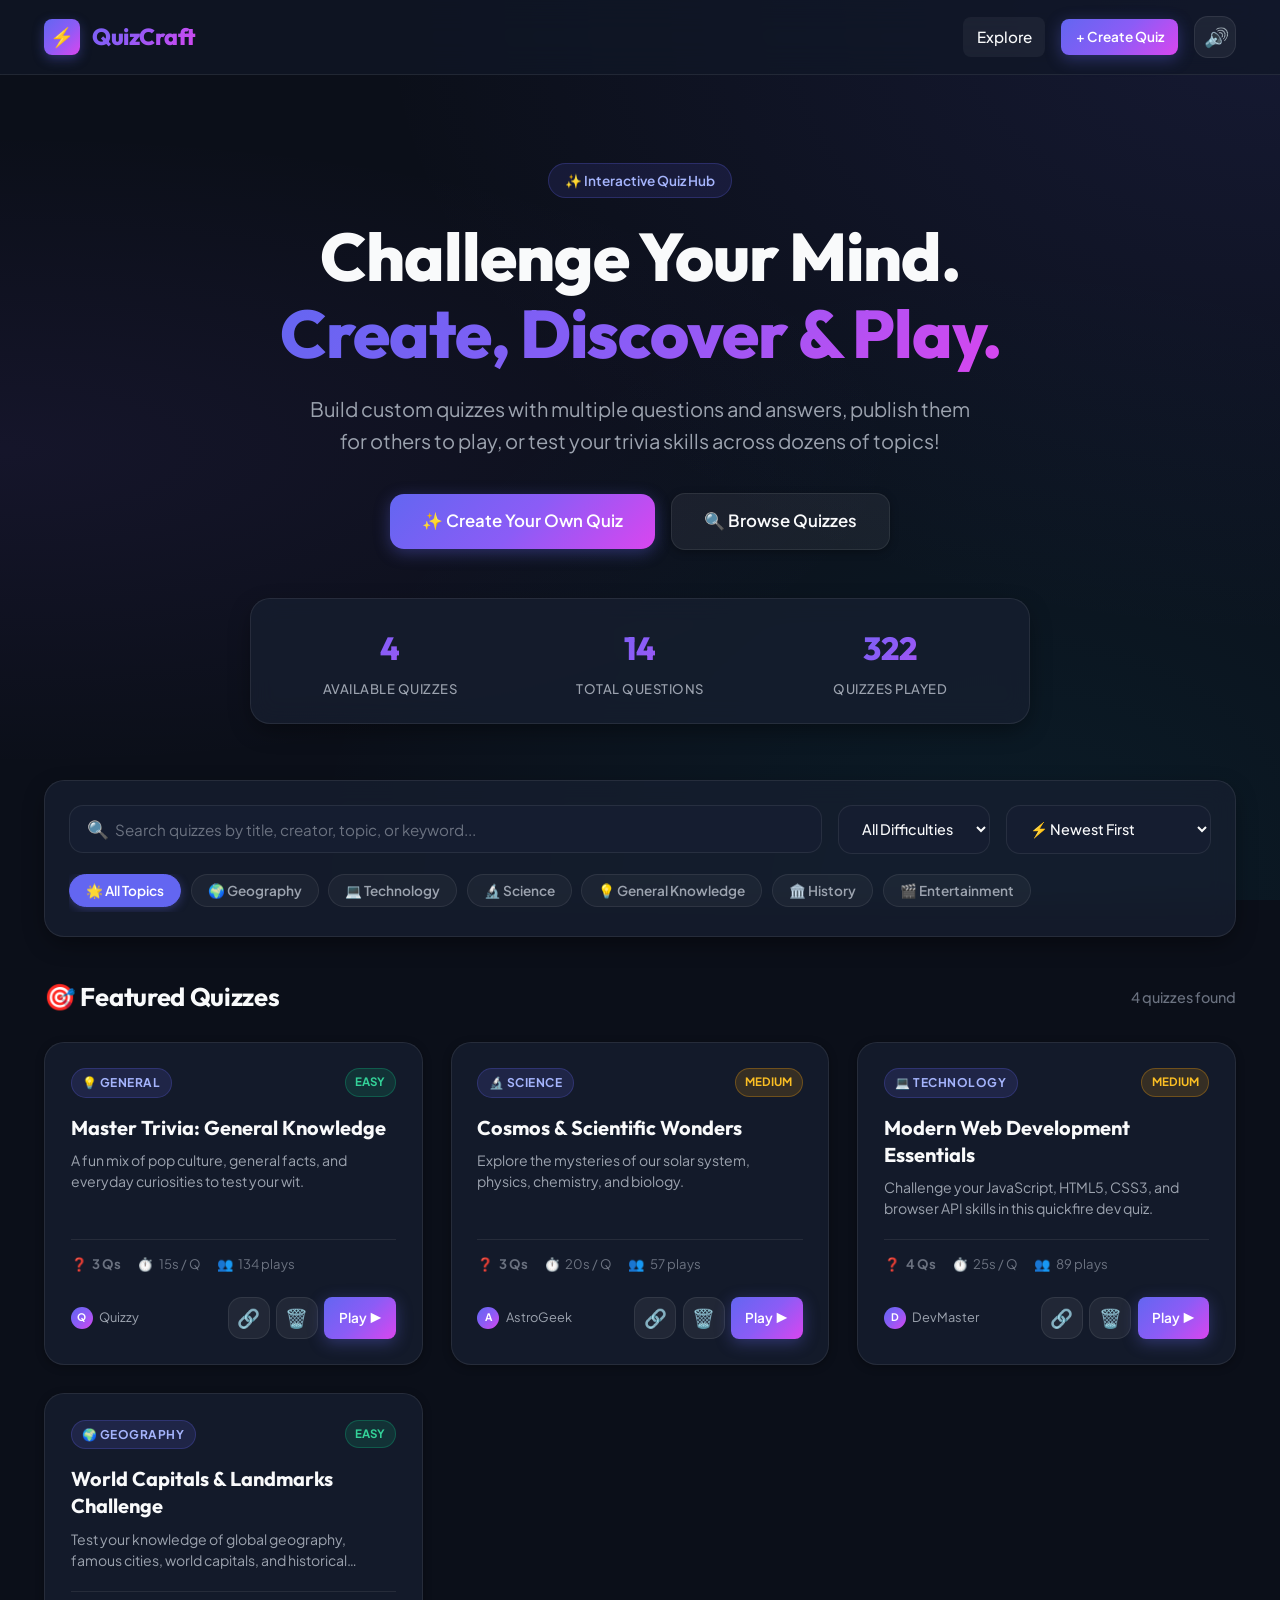
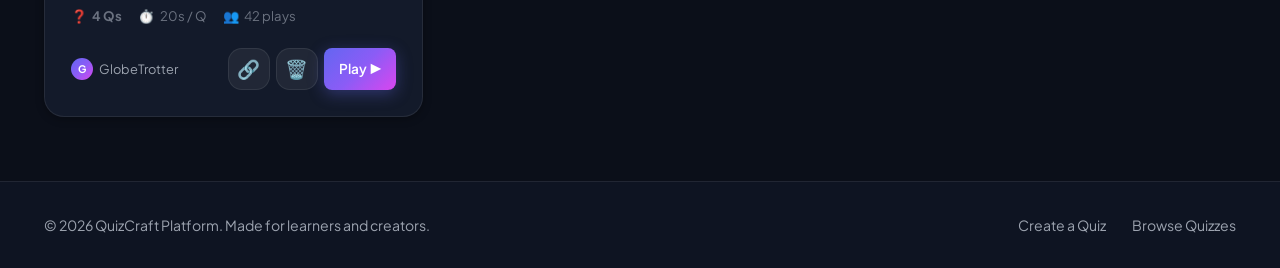
<file: index.html>
<!DOCTYPE html>
<html lang="en">
<head>
    <meta charset="UTF-8">
    <meta name="viewport" content="width=device-width, initial-scale=1.0">
    <meta name="description" content="Quiz Craft - Create, publish, search, and play interactive trivia quizzes on science, tech, geography, history, and more!">
    <title>Quiz Craft | Create, Discover & Play Interactive Quizzes</title>
    <link rel="stylesheet" href="css/style.css">
</head>
<body>

    <!-- NAVBAR -->
    <header class="navbar">
        <div class="container nav-container">
            <a href="index.html" class="brand-logo" id="brand-logo">
                <div class="brand-icon">⚡</div>
                <span>QuizCraft</span>
            </a>
            <div class="nav-actions">
                <a href="index.html" class="nav-link active">Explore</a>
                <a href="create.html" class="btn btn-primary btn-sm" id="nav-create-btn">
                    <span>+ Create Quiz</span>
                </a>
                <button class="btn-icon" id="sound-toggle-btn" title="Toggle Sound">
                    🔊
                </button>
            </div>
        </div>
    </header>

    <!-- MAIN CONTENT -->
    <main class="main-content">
        <div class="container">
            
            <!-- HERO SECTION -->
            <section class="hero-section">
                <div class="hero-badge">
                    <span>✨ Interactive Quiz Hub</span>
                </div>
                <h1 class="hero-title">
                    Challenge Your Mind.<br>
                    <span class="gradient-text">Create, Discover & Play.</span>
                </h1>
                <p class="hero-subtitle">
                    Build custom quizzes with multiple questions and answers, publish them for others to play, or test your trivia skills across dozens of topics!
                </p>
                <div class="hero-actions">
                    <a href="create.html" class="btn btn-primary btn-lg" id="hero-create-btn">
                        <span>✨ Create Your Own Quiz</span>
                    </a>
                    <a href="#explore-section" class="btn btn-secondary btn-lg" id="hero-explore-btn">
                        <span>🔍 Browse Quizzes</span>
                    </a>
                </div>

                <!-- STATS COUNTER STRIP -->
                <div class="stats-strip">
                    <div class="stat-item">
                        <div class="stat-number" id="stat-quizzes">0</div>
                        <div class="stat-label">Available Quizzes</div>
                    </div>
                    <div class="stat-item">
                        <div class="stat-number" id="stat-questions">0</div>
                        <div class="stat-label">Total Questions</div>
                    </div>
                    <div class="stat-item">
                        <div class="stat-number" id="stat-plays">0</div>
                        <div class="stat-label">Quizzes Played</div>
                    </div>
                </div>
            </section>

            <!-- SEARCH, FILTERS & CONTROLS -->
            <section class="controls-panel" id="explore-section">
                <div class="search-sort-row">
                    <div class="search-box-wrapper">
                        <span class="search-icon">🔍</span>
                        <input type="text" id="search-input" class="search-input" placeholder="Search quizzes by title, creator, topic, or keyword...">
                    </div>
                    <select id="difficulty-select" class="filter-select" title="Filter by Difficulty">
                        <option value="All">All Difficulties</option>
                        <option value="Easy">🟢 Easy</option>
                        <option value="Medium">🟡 Medium</option>
                        <option value="Hard">🔴 Hard</option>
                    </select>
                    <select id="sort-select" class="filter-select" title="Sort Quizzes">
                        <option value="newest">⚡ Newest First</option>
                        <option value="popular">🔥 Most Played</option>
                        <option value="questions">📚 Most Questions</option>
                        <option value="title">🔤 Alphabetical (A-Z)</option>
                    </select>
                </div>

                <!-- CATEGORY CHIPS -->
                <div class="category-chips" id="category-chips">
                    <button class="category-chip active" data-category="All">🌟 All Topics</button>
                    <button class="category-chip" data-category="Geography">🌍 Geography</button>
                    <button class="category-chip" data-category="Technology">💻 Technology</button>
                    <button class="category-chip" data-category="Science">🔬 Science</button>
                    <button class="category-chip" data-category="General">💡 General Knowledge</button>
                    <button class="category-chip" data-category="History">🏛️ History</button>
                    <button class="category-chip" data-category="Entertainment">🎬 Entertainment</button>
                </div>
            </section>

            <!-- QUIZ LISTING SECTION -->
            <section>
                <div class="section-header">
                    <h2 class="section-title">
                        <span>🎯 Featured Quizzes</span>
                    </h2>
                    <div class="results-count" id="results-count">Loading quizzes...</div>
                </div>

                <div class="quiz-grid" id="quiz-grid">
                    <!-- Dynamic quiz cards injected here by app.js -->
                </div>
            </section>

        </div>
    </main>

    <!-- DELETE CONFIRMATION MODAL -->
    <div class="modal-overlay" id="delete-modal">
        <div class="modal-card">
            <h3 class="modal-title">Delete Quiz?</h3>
            <p class="modal-desc">Are you sure you want to delete this quiz? This action will remove it from the library permanently.</p>
            <div class="modal-actions">
                <button class="btn btn-secondary" id="cancel-delete-btn">Cancel</button>
                <button class="btn btn-danger" id="confirm-delete-btn">Yes, Delete Quiz</button>
            </div>
        </div>
    </div>

    <!-- FOOTER -->
    <footer class="footer">
        <div class="container footer-content">
            <div>
                &copy; 2026 QuizCraft Platform. Made for learners and creators.
            </div>
            <div>
                <a href="create.html" style="margin-right: 1.5rem;">Create a Quiz</a>
                <a href="index.html">Browse Quizzes</a>
            </div>
        </div>
    </footer>

    <!-- SCRIPTS -->
    <script src="js/audio.js"></script>
    <script src="js/storage.js"></script>
    <script src="js/app.js"></script>
</body>
</html>
</file>
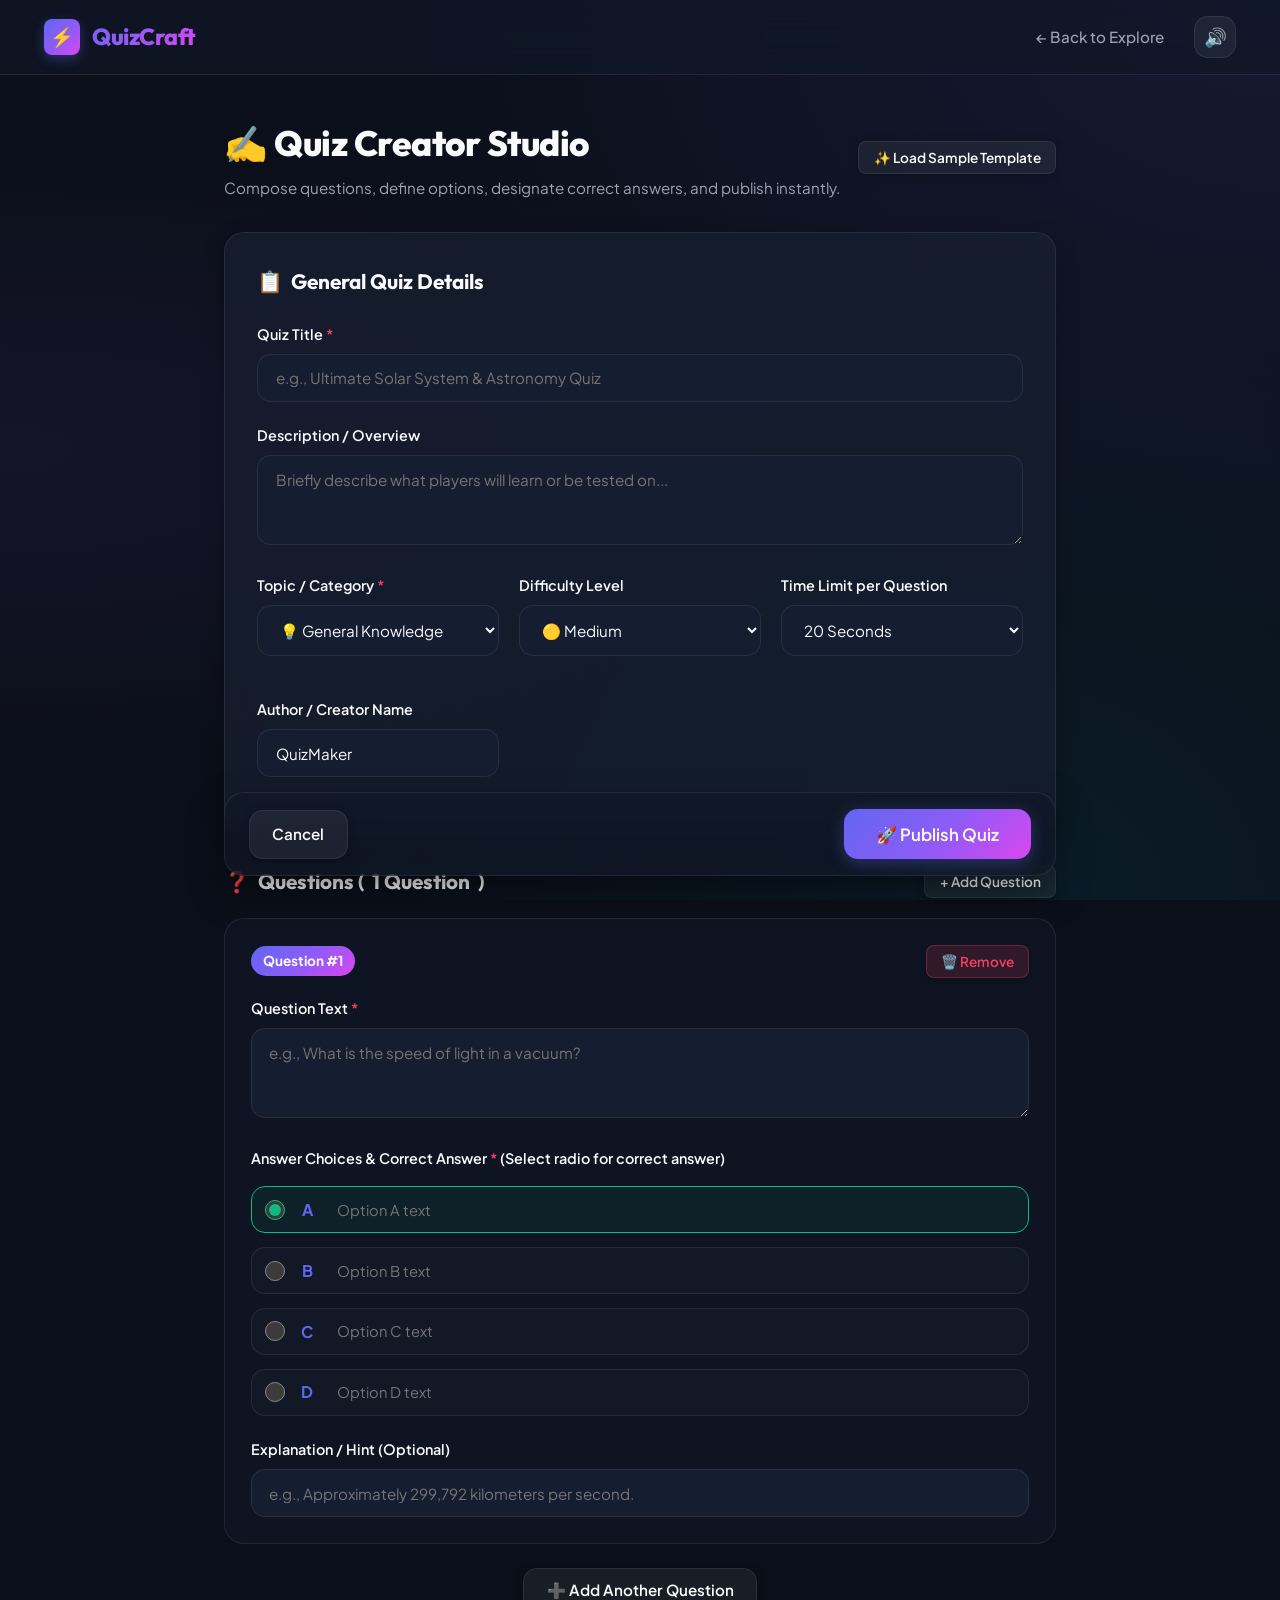
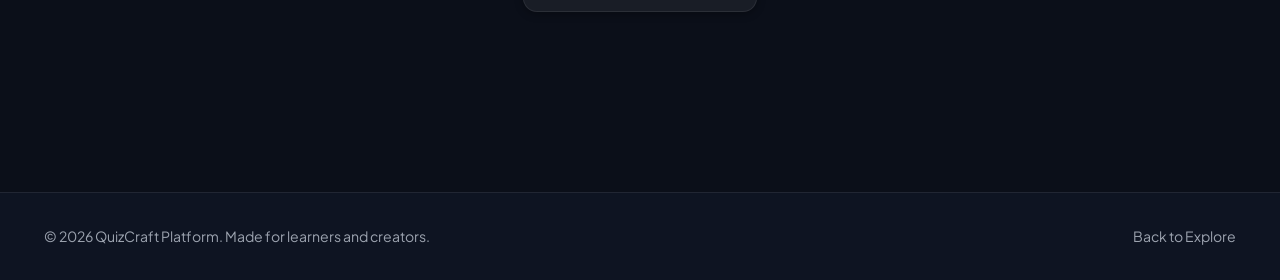
<file: create.html>
<!DOCTYPE html>
<html lang="en">
<head>
    <meta charset="UTF-8">
    <meta name="viewport" content="width=device-width, initial-scale=1.0">
    <meta name="description" content="Quiz Creator Studio - Build, configure, and publish interactive trivia quizzes.">
    <title>Quiz Creator Studio | Build & Publish Your Quiz</title>
    <link rel="stylesheet" href="css/style.css">
</head>
<body>

    <!-- NAVBAR -->
    <header class="navbar">
        <div class="container nav-container">
            <a href="index.html" class="brand-logo">
                <div class="brand-icon">⚡</div>
                <span>QuizCraft</span>
            </a>
            <div class="nav-actions">
                <a href="index.html" class="nav-link">← Back to Explore</a>
                <button class="btn-icon" id="sound-toggle-btn" title="Toggle Sound">
                    🔊
                </button>
            </div>
        </div>
    </header>

    <!-- MAIN CONTENT -->
    <main class="main-content">
        <div class="container creator-container">

            <div style="margin-bottom: 2rem; display: flex; justify-content: space-between; align-items: center; flex-wrap: wrap; gap: 1rem;">
                <div>
                    <h1 style="font-family: var(--font-heading); font-size: 2.2rem; font-weight: 800; letter-spacing: -0.5px;">
                        ✍️ Quiz Creator Studio
                    </h1>
                    <p style="color: var(--text-secondary); font-size: 0.95rem; margin-top: 0.3rem;">
                        Compose questions, define options, designate correct answers, and publish instantly.
                    </p>
                </div>
                <button type="button" class="btn btn-secondary btn-sm" id="fill-sample-btn">
                    <span>✨ Load Sample Template</span>
                </button>
            </div>

            <form id="quiz-creator-form">
                <!-- QUIZ METADATA CARD -->
                <div class="creator-card">
                    <h2 style="font-family: var(--font-heading); font-size: 1.3rem; margin-bottom: 1.5rem; color: var(--text-primary); display: flex; align-items: center; gap: 0.5rem;">
                        <span>📋</span> General Quiz Details
                    </h2>

                    <div class="form-group">
                        <label class="form-label" for="quiz-title">Quiz Title <span class="req">*</span></label>
                        <input type="text" id="quiz-title" class="form-control" placeholder="e.g., Ultimate Solar System & Astronomy Quiz" required>
                    </div>

                    <div class="form-group">
                        <label class="form-label" for="quiz-description">Description / Overview</label>
                        <textarea id="quiz-description" class="form-control" placeholder="Briefly describe what players will learn or be tested on..."></textarea>
                    </div>

                    <div class="form-row">
                        <div class="form-group">
                            <label class="form-label" for="quiz-category">Topic / Category <span class="req">*</span></label>
                            <select id="quiz-category" class="form-control">
                                <option value="General">💡 General Knowledge</option>
                                <option value="Geography">🌍 Geography</option>
                                <option value="Technology">💻 Technology</option>
                                <option value="Science">🔬 Science</option>
                                <option value="History">🏛️ History</option>
                                <option value="Entertainment">🎬 Entertainment</option>
                            </select>
                        </div>

                        <div class="form-group">
                            <label class="form-label" for="quiz-difficulty">Difficulty Level</label>
                            <select id="quiz-difficulty" class="form-control">
                                <option value="Easy">🟢 Easy</option>
                                <option value="Medium" selected>🟡 Medium</option>
                                <option value="Hard">🔴 Hard</option>
                            </select>
                        </div>

                        <div class="form-group">
                            <label class="form-label" for="quiz-timer">Time Limit per Question</label>
                            <select id="quiz-timer" class="form-control">
                                <option value="0">Untimed (No rush)</option>
                                <option value="10">10 Seconds</option>
                                <option value="15">15 Seconds</option>
                                <option value="20" selected>20 Seconds</option>
                                <option value="30">30 Seconds</option>
                                <option value="45">45 Seconds</option>
                                <option value="60">60 Seconds</option>
                            </select>
                        </div>

                        <div class="form-group">
                            <label class="form-label" for="quiz-creator">Author / Creator Name</label>
                            <input type="text" id="quiz-creator" class="form-control" placeholder="Your Name or Alias" value="QuizMaker">
                        </div>
                    </div>
                </div>

                <!-- QUESTIONS LIST CARD -->
                <div style="margin-bottom: 2rem;">
                    <div style="display: flex; justify-content: space-between; align-items: center; margin-bottom: 1.25rem;">
                        <h2 style="font-family: var(--font-heading); font-size: 1.3rem; font-weight: 700; display: flex; align-items: center; gap: 0.5rem;">
                            <span>❓</span> Questions (<span id="question-total-count">1 Question</span>)
                        </h2>
                        <button type="button" class="btn btn-secondary btn-sm" id="add-question-btn">
                            <span>+ Add Question</span>
                        </button>
                    </div>

                    <!-- Dynamic container for question cards -->
                    <div id="questions-container"></div>

                    <div style="text-align: center; margin-top: 1rem;">
                        <button type="button" class="btn btn-secondary" onclick="document.getElementById('add-question-btn').click();">
                            <span>➕ Add Another Question</span>
                        </button>
                    </div>
                </div>

                <!-- STICKY ACTION BAR -->
                <div class="creator-actions-bar">
                    <a href="index.html" class="btn btn-secondary">
                        <span>Cancel</span>
                    </a>
                    <button type="submit" class="btn btn-primary btn-lg" id="publish-quiz-btn">
                        <span>🚀 Publish Quiz</span>
                    </button>
                </div>
            </form>

        </div>
    </main>

    <!-- FOOTER -->
    <footer class="footer">
        <div class="container footer-content">
            <div>
                &copy; 2026 QuizCraft Platform. Made for learners and creators.
            </div>
            <div>
                <a href="index.html">Back to Explore</a>
            </div>
        </div>
    </footer>

    <!-- SCRIPTS -->
    <script src="js/audio.js"></script>
    <script src="js/storage.js"></script>
    <script src="js/create.js"></script>
</body>
</html>
</file>
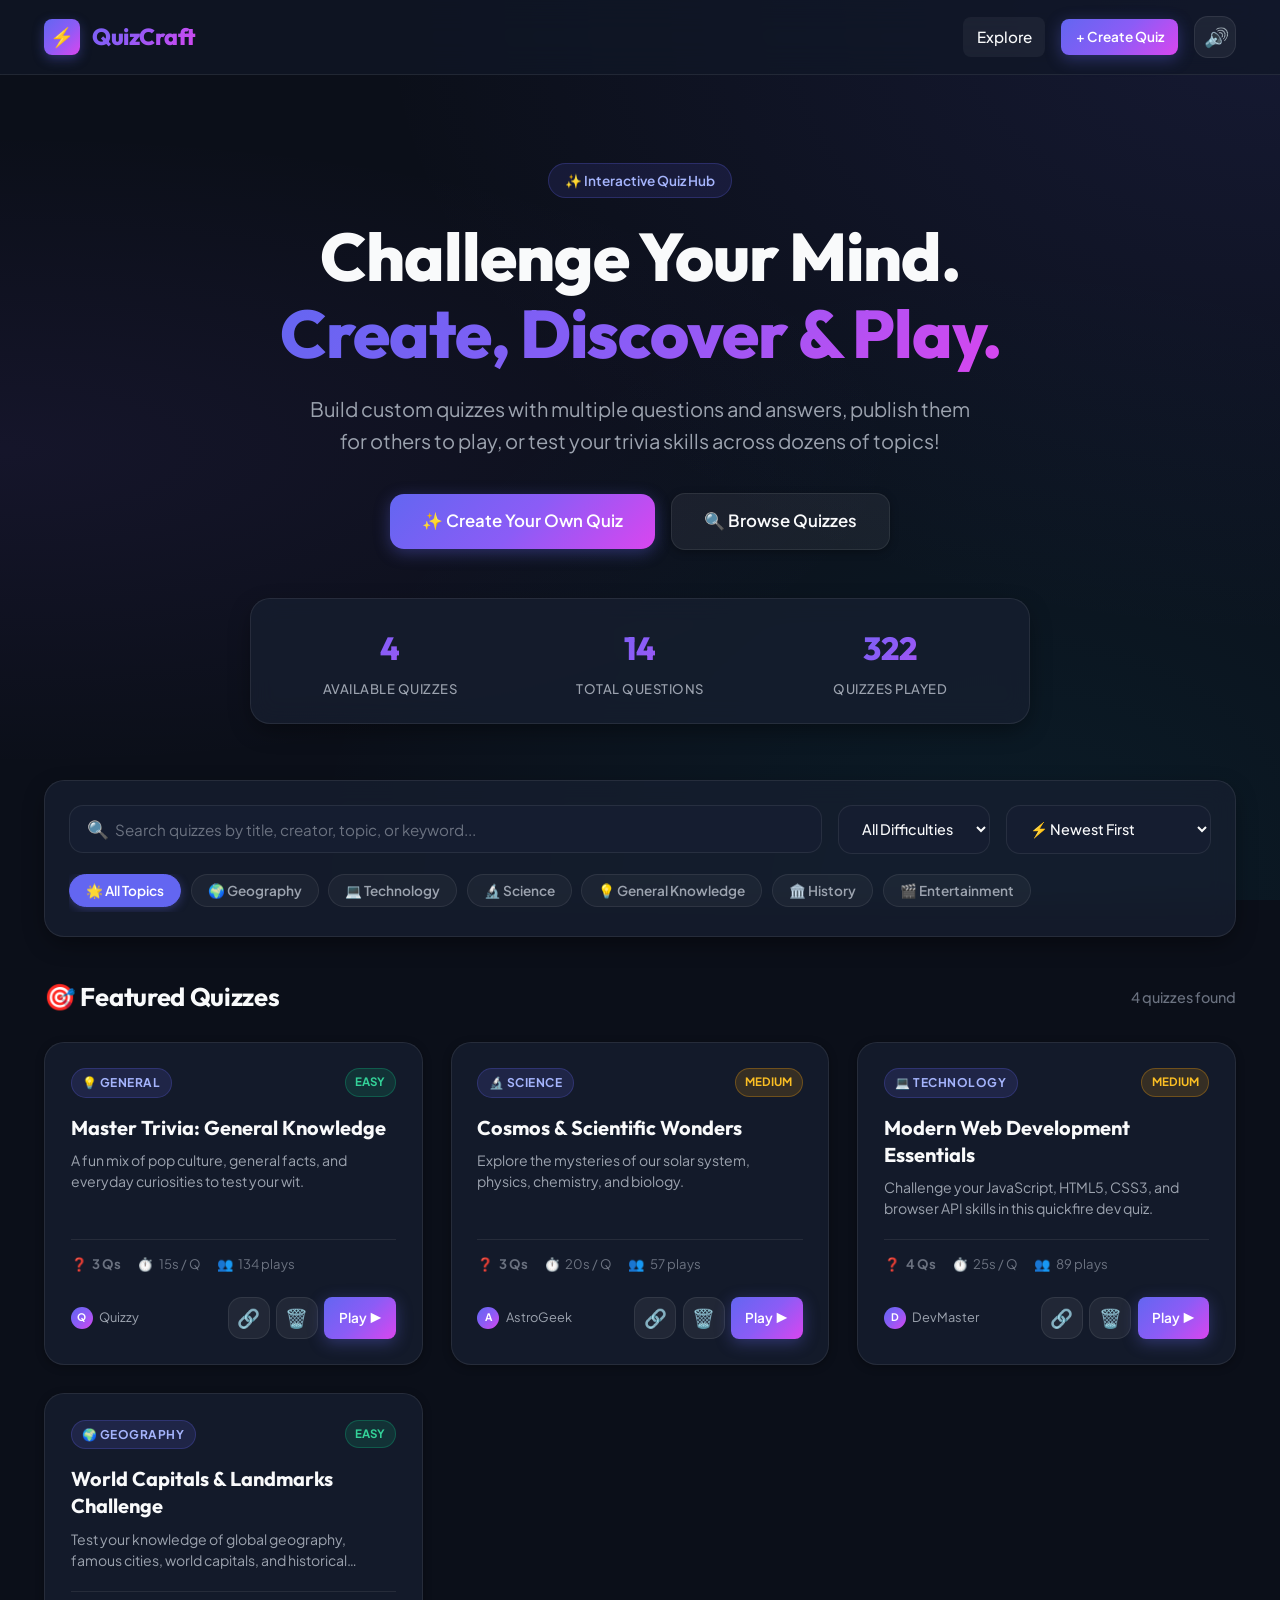
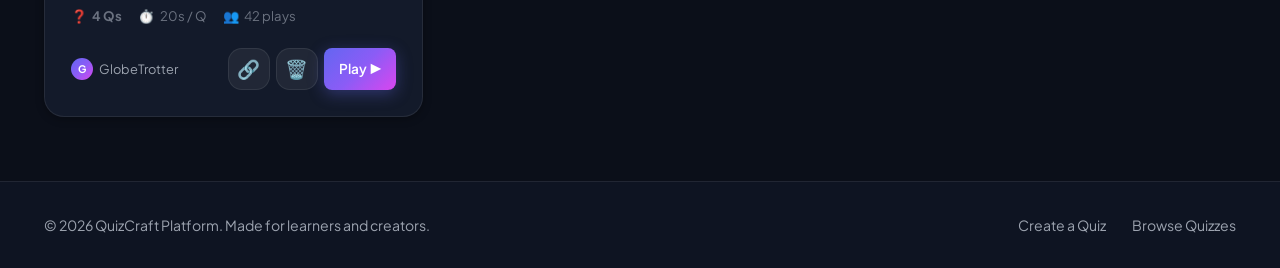
<file: HOME.html>
<!DOCTYPE html>
<html lang="en">
<head>
    <meta charset="UTF-8">
    <meta http-equiv="refresh" content="0; url=index.html">
    <meta name="viewport" content="width=device-width, initial-scale=1.0">
    <title>Redirecting to QuizCraft Home...</title>
    <link rel="stylesheet" href="css/style.css">
    <script>
        window.location.replace("index.html");
    </script>
</head>
<body>
    <main style="display: flex; align-items: center; justify-content: center; min-height: 80vh; text-align: center;">
        <div>
            <h2>Redirecting to QuizCraft...</h2>
            <p style="margin-top: 1rem; color: var(--text-secondary);">If you are not redirected automatically, <a href="index.html" style="color: var(--primary); text-decoration: underline;">click here to enter</a>.</p>
        </div>
    </main>
</body>
</html>
</file>
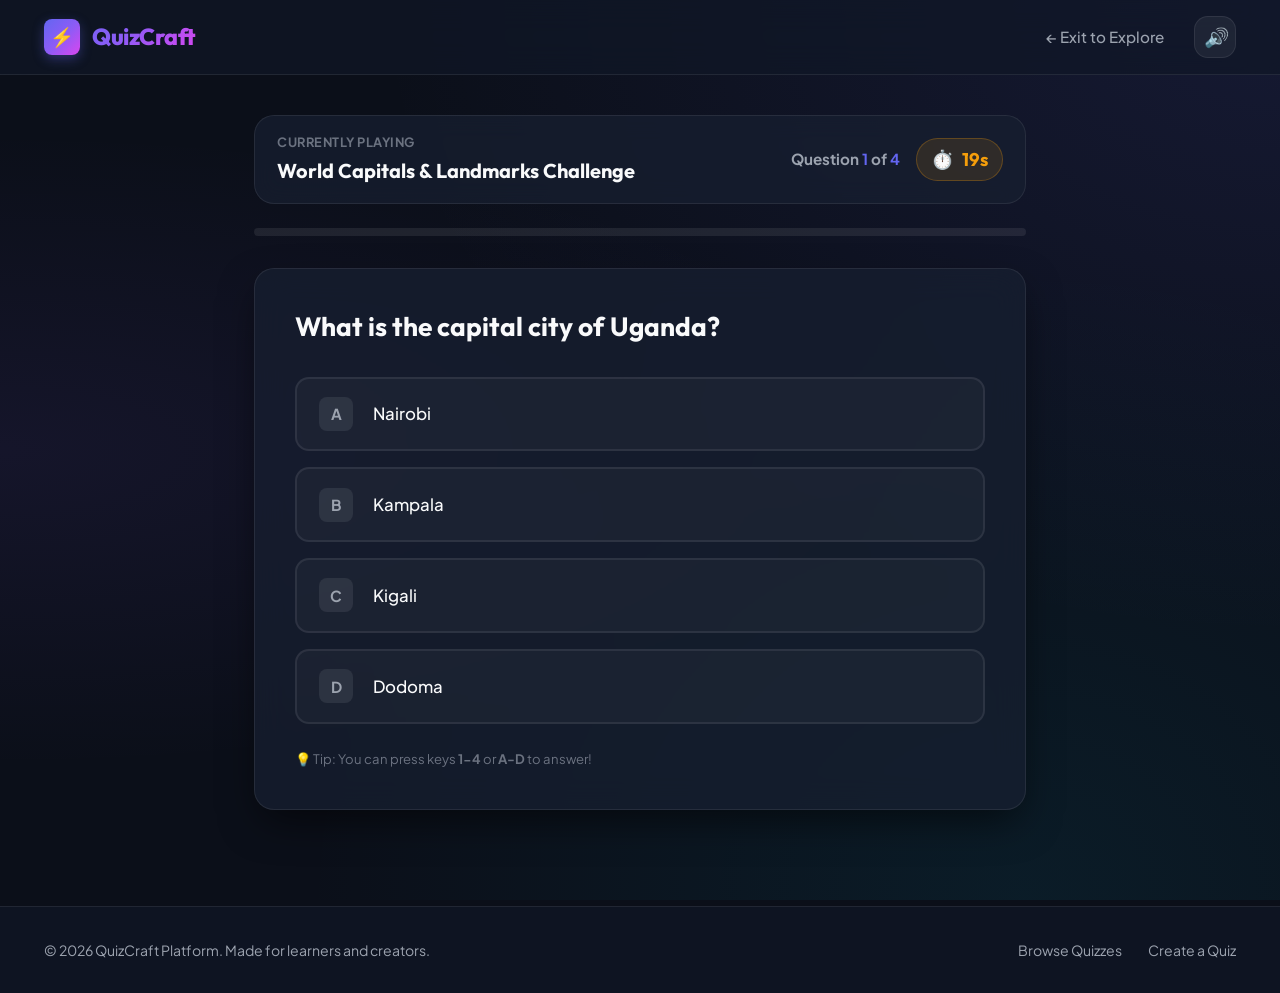
<file: Page.html>
<!DOCTYPE html>
<html lang="en">
<head>
    <meta charset="UTF-8">
    <meta http-equiv="refresh" content="0; url=play.html">
    <meta name="viewport" content="width=device-width, initial-scale=1.0">
    <title>Redirecting to Quiz Player...</title>
    <link rel="stylesheet" href="css/style.css">
    <script>
        window.location.replace("play.html");
    </script>
</head>
<body>
    <main style="display: flex; align-items: center; justify-content: center; min-height: 80vh; text-align: center;">
        <div>
            <h2>Redirecting to Quiz Player...</h2>
            <p style="margin-top: 1rem; color: var(--text-secondary);">If you are not redirected automatically, <a href="play.html" style="color: var(--primary); text-decoration: underline;">click here to enter</a>.</p>
        </div>
    </main>
</body>
</html>
</file>
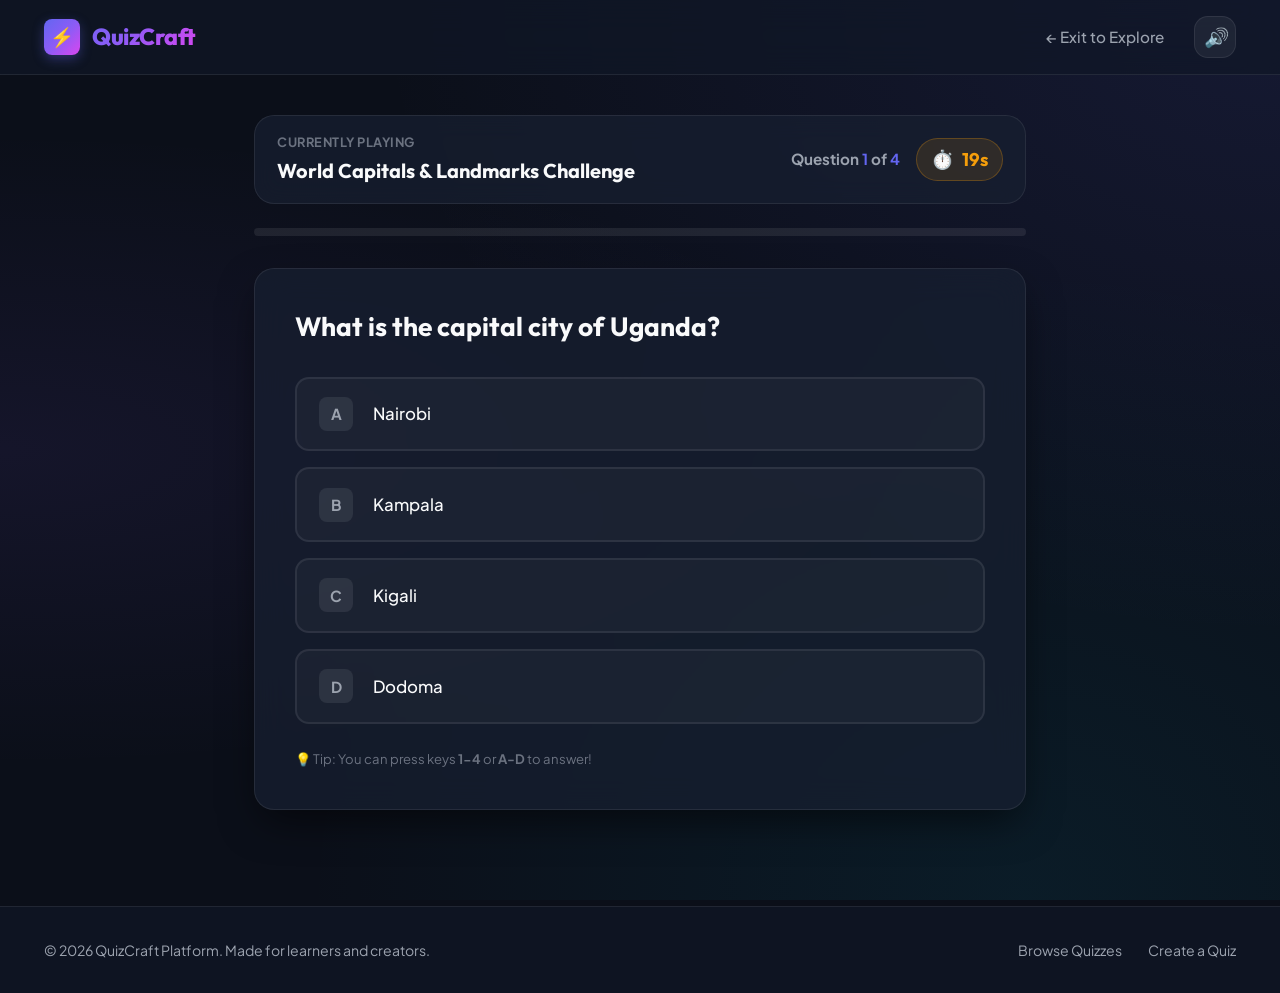
<file: play.html>
<!DOCTYPE html>
<html lang="en">
<head>
    <meta charset="UTF-8">
    <meta name="viewport" content="width=device-width, initial-scale=1.0">
    <meta name="description" content="Play trivia and knowledge quizzes with real-time feedback, timers, and detailed performance breakdown.">
    <title>Quiz Challenge | Play & Test Your Knowledge</title>
    <link rel="stylesheet" href="css/style.css">
</head>
<body>

    <!-- NAVBAR -->
    <header class="navbar">
        <div class="container nav-container">
            <a href="index.html" class="brand-logo">
                <div class="brand-icon">⚡</div>
                <span>QuizCraft</span>
            </a>
            <div class="nav-actions">
                <a href="index.html" class="nav-link">← Exit to Explore</a>
                <button class="btn-icon" id="sound-toggle-btn" title="Toggle Sound">
                    🔊
                </button>
            </div>
        </div>
    </header>

    <!-- MAIN CONTENT -->
    <main class="main-content">
        <div class="container player-container">

            <!-- 1. ACTIVE GAMEPLAY VIEW -->
            <div id="quiz-view">
                <!-- TOP META & PROGRESS -->
                <div class="player-header">
                    <div>
                        <div style="font-size: 0.8rem; color: var(--text-muted); text-transform: uppercase; font-weight: 700; letter-spacing: 0.5px;">Currently Playing</div>
                        <h2 id="quiz-title-header" style="font-family: var(--font-heading); font-size: 1.25rem; font-weight: 700; margin-top: 0.15rem;">Loading Quiz...</h2>
                    </div>
                    <div style="display: flex; align-items: center; gap: 1rem;">
                        <div class="progress-info">
                            Question <span id="q-current">1</span> of <span id="q-total">1</span>
                        </div>
                        <div class="timer-box" id="timer-box">
                            <span>⏱️</span>
                            <span id="timer-value">20s</span>
                        </div>
                    </div>
                </div>

                <!-- PROGRESS BAR TRACK -->
                <div class="progress-bar-track">
                    <div class="progress-bar-fill" id="progress-bar-fill" style="width: 0%;"></div>
                </div>

                <!-- QUESTION PLAY CARD -->
                <div class="play-card">
                    <h3 class="play-question-text" id="question-text">
                        Loading question...
                    </h3>

                    <!-- OPTIONS GRID -->
                    <div class="options-grid" id="options-container">
                        <!-- Dynamic option buttons injected here -->
                    </div>

                    <div style="margin-top: 1.5rem; display: flex; justify-content: space-between; align-items: center; font-size: 0.82rem; color: var(--text-muted);">
                        <span>💡 Tip: You can press keys <strong>1-4</strong> or <strong>A-D</strong> to answer!</span>
                    </div>
                </div>
            </div>

            <!-- 2. QUIZ RESULTS & SCORE VIEW -->
            <div id="results-view" style="display: none;">
                <div class="results-card">
                    <div class="score-circle-wrapper">
                        <svg width="170" height="170" viewBox="0 0 120 120" style="transform: rotate(-90deg);">
                            <circle cx="60" cy="60" r="50" stroke="rgba(255,255,255,0.08)" stroke-width="8" fill="transparent" />
                            <circle cx="60" cy="60" r="50" stroke="url(#scoreGrad)" stroke-width="8" stroke-dasharray="314.15" stroke-dashoffset="0" stroke-linecap="round" fill="transparent" />
                            <defs>
                                <linearGradient id="scoreGrad" x1="0%" y1="0%" x2="100%" y2="100%">
                                    <stop offset="0%" stop-color="#6366f1" />
                                    <stop offset="100%" stop-color="#10b981" />
                                </linearGradient>
                            </defs>
                        </svg>
                        <div class="score-percentage" id="result-score-pct">0%</div>
                    </div>

                    <div id="result-rank-badge" class="rank-badge rank-great">
                        Quiz Completed! 🌟
                    </div>

                    <h2 id="result-quiz-title" style="font-family: var(--font-heading); font-size: 1.6rem; font-weight: 700; margin-bottom: 0.5rem;">
                        Quiz Title
                    </h2>
                    <p style="color: var(--text-secondary); font-size: 0.95rem;">
                        Here is a summary of how well you performed.
                    </p>

                    <!-- STATS SUMMARY -->
                    <div class="results-stats-row">
                        <div class="results-stat-box">
                            <div class="results-stat-val" style="color: var(--accent-emerald);" id="result-correct-count">0</div>
                            <div class="results-stat-lbl">Correct Answers</div>
                        </div>
                        <div class="results-stat-box">
                            <div class="results-stat-val" style="color: var(--accent-rose);" id="result-wrong-count">0</div>
                            <div class="results-stat-lbl">Incorrect / Missed</div>
                        </div>
                        <div class="results-stat-box">
                            <div class="results-stat-val" style="color: var(--accent-cyan);" id="result-time-taken">0s</div>
                            <div class="results-stat-lbl">Time Elapsed</div>
                        </div>
                    </div>

                    <!-- ACTION BUTTONS -->
                    <div style="display: flex; justify-content: center; gap: 1rem; flex-wrap: wrap; margin-top: 1.5rem;">
                        <button class="btn btn-primary btn-lg" id="retake-btn">
                            <span>🔄 Retake Quiz</span>
                        </button>
                        <button class="btn btn-secondary btn-lg" id="share-result-btn">
                            <span>🔗 Share Score</span>
                        </button>
                        <a href="index.html" class="btn btn-secondary btn-lg">
                            <span>🔍 Explore More Quizzes</span>
                        </a>
                    </div>
                </div>

                <!-- QUESTION BY QUESTION REVIEW SECTION -->
                <div class="review-section">
                    <h3 style="font-family: var(--font-heading); font-size: 1.4rem; font-weight: 700; margin-bottom: 1rem; display: flex; align-items: center; gap: 0.5rem;">
                        <span>📝</span> Question by Question Breakdown
                    </h3>
                    <div id="review-list-container">
                        <!-- Injected review items -->
                    </div>
                </div>
            </div>

            <!-- 3. NOT FOUND VIEW -->
            <div id="not-found-view" class="empty-state" style="display: none;">
                <div class="empty-icon">⚠️</div>
                <div class="empty-title">Quiz Not Found</div>
                <div class="empty-subtitle">The quiz you are looking for might have been deleted or does not exist.</div>
                <a href="index.html" class="btn btn-primary">
                    <span>← Return to Explore</span>
                </a>
            </div>

        </div>
    </main>

    <!-- FOOTER -->
    <footer class="footer">
        <div class="container footer-content">
            <div>
                &copy; 2026 QuizCraft Platform. Made for learners and creators.
            </div>
            <div>
                <a href="index.html">Browse Quizzes</a>
                <a href="create.html" style="margin-left: 1.5rem;">Create a Quiz</a>
            </div>
        </div>
    </footer>

    <!-- SCRIPTS -->
    <script src="js/audio.js"></script>
    <script src="js/storage.js"></script>
    <script src="js/play.js"></script>
</body>
</html>
</file>
<file: css/style.css>
/* ==========================================================================
   QUIZ CRAFT / QUIZ HUB - MODERN DESIGN SYSTEM & STYLES
   ========================================================================== */

@import url('https://fonts.googleapis.com/css2?family=Outfit:wght@300;400;500;600;700;800&family=Plus+Jakarta+Sans:wght@400;500;600;700&display=swap');

:root {
    /* Color Palette */
    --bg-primary: #0b0f19;
    --bg-secondary: #111827;
    --bg-card: rgba(23, 31, 48, 0.75);
    --bg-card-hover: rgba(31, 41, 65, 0.9);
    --bg-glass: rgba(17, 24, 39, 0.7);
    --bg-input: #151d30;
    --border-color: rgba(255, 255, 255, 0.08);
    --border-hover: rgba(99, 102, 241, 0.4);
    
    /* Text Colors */
    --text-primary: #f9fafb;
    --text-secondary: #9ca3af;
    --text-muted: #6b7280;
    --text-inverse: #0b0f19;

    /* Accent & Brand Colors */
    --primary: #6366f1;
    --primary-hover: #4f46e5;
    --primary-glow: rgba(99, 102, 241, 0.35);
    
    --secondary: #ec4899;
    --secondary-hover: #db2777;
    
    --accent-cyan: #06b6d4;
    --accent-emerald: #10b981;
    --accent-amber: #f59e0b;
    --accent-rose: #f43f5e;
    --accent-purple: #8b5cf6;

    /* Gradients */
    --gradient-primary: linear-gradient(135deg, #6366f1 0%, #8b5cf6 50%, #d946ef 100%);
    --gradient-glow: radial-gradient(circle at 50% 0%, rgba(99, 102, 241, 0.15), transparent 70%);
    --gradient-card: linear-gradient(145deg, rgba(255, 255, 255, 0.05) 0%, rgba(255, 255, 255, 0.01) 100%);

    /* Radii & Shadows */
    --radius-sm: 8px;
    --radius-md: 14px;
    --radius-lg: 20px;
    --radius-full: 9999px;
    
    --shadow-sm: 0 2px 8px rgba(0, 0, 0, 0.3);
    --shadow-md: 0 8px 24px -4px rgba(0, 0, 0, 0.45);
    --shadow-lg: 0 16px 40px -8px rgba(0, 0, 0, 0.6);
    --shadow-glow: 0 0 30px rgba(99, 102, 241, 0.3);
    
    /* Typography */
    --font-heading: 'Outfit', sans-serif;
    --font-body: 'Plus Jakarta Sans', sans-serif;

    /* Transitions */
    --transition-fast: 0.15s ease;
    --transition-normal: 0.25s cubic-bezier(0.4, 0, 0.2, 1);
    --transition-bounce: 0.35s cubic-bezier(0.34, 1.56, 0.64, 1);
}

/* ==========================================================================
   RESET & BASE STYLES
   ========================================================================== */
*, *::before, *::after {
    box-sizing: border-box;
    margin: 0;
    padding: 0;
}

html {
    scroll-behavior: smooth;
    color-scheme: dark;
}

body {
    font-family: var(--font-body);
    background-color: var(--bg-primary);
    color: var(--text-primary);
    min-height: 100vh;
    display: flex;
    flex-direction: column;
    overflow-x: hidden;
    line-height: 1.6;
    background-image: 
        radial-gradient(at 100% 0%, rgba(99, 102, 241, 0.12) 0px, transparent 50%),
        radial-gradient(at 0% 50%, rgba(139, 92, 246, 0.08) 0px, transparent 50%),
        radial-gradient(at 80% 100%, rgba(6, 182, 212, 0.08) 0px, transparent 50%);
    background-attachment: fixed;
}

a {
    color: inherit;
    text-decoration: none;
}

button, input, select, textarea {
    font-family: inherit;
    color: inherit;
}

button {
    cursor: pointer;
    border: none;
    outline: none;
}

/* ==========================================================================
   LAYOUT & CONTAINER
   ========================================================================== */
.container {
    width: 100%;
    max-width: 1240px;
    margin: 0 auto;
    padding: 0 1.5rem;
}

.main-content {
    flex: 1;
    padding: 2.5rem 0 4rem;
}

/* ==========================================================================
   NAVIGATION BAR
   ========================================================================== */
.navbar {
    position: sticky;
    top: 0;
    z-index: 100;
    background: var(--bg-glass);
    backdrop-filter: blur(16px);
    -webkit-backdrop-filter: blur(16px);
    border-bottom: 1px solid var(--border-color);
    padding: 1rem 0;
    transition: all var(--transition-normal);
}

.nav-container {
    display: flex;
    justify-content: space-between;
    align-items: center;
}

.brand-logo {
    display: flex;
    align-items: center;
    gap: 0.75rem;
    font-family: var(--font-heading);
    font-size: 1.45rem;
    font-weight: 800;
    letter-spacing: -0.5px;
    background: var(--gradient-primary);
    -webkit-background-clip: text;
    -webkit-text-fill-color: transparent;
    transition: transform var(--transition-fast);
}

.brand-logo:hover {
    transform: scale(1.03);
}

.brand-icon {
    width: 36px;
    height: 36px;
    background: var(--gradient-primary);
    border-radius: var(--radius-sm);
    display: flex;
    align-items: center;
    justify-content: center;
    color: #fff;
    font-size: 1.2rem;
    box-shadow: 0 4px 12px var(--primary-glow);
    -webkit-text-fill-color: initial;
}

.nav-actions {
    display: flex;
    align-items: center;
    gap: 1rem;
}

.nav-link {
    color: var(--text-secondary);
    font-weight: 500;
    font-size: 0.95rem;
    padding: 0.5rem 0.85rem;
    border-radius: var(--radius-sm);
    transition: all var(--transition-fast);
}

.nav-link:hover, .nav-link.active {
    color: var(--text-primary);
    background: rgba(255, 255, 255, 0.05);
}

/* ==========================================================================
   BUTTONS & CONTROLS
   ========================================================================== */
.btn {
    display: inline-flex;
    align-items: center;
    justify-content: center;
    gap: 0.5rem;
    padding: 0.7rem 1.4rem;
    border-radius: var(--radius-md);
    font-weight: 600;
    font-size: 0.95rem;
    transition: all var(--transition-bounce);
    box-shadow: var(--shadow-sm);
    white-space: nowrap;
}

.btn-primary {
    background: var(--gradient-primary);
    color: #ffffff;
    box-shadow: 0 4px 16px var(--primary-glow);
}

.btn-primary:hover {
    transform: translateY(-2px);
    box-shadow: 0 6px 22px rgba(99, 102, 241, 0.5);
    filter: brightness(1.08);
}

.btn-secondary {
    background: rgba(255, 255, 255, 0.06);
    color: var(--text-primary);
    border: 1px solid var(--border-color);
}

.btn-secondary:hover {
    background: rgba(255, 255, 255, 0.12);
    border-color: rgba(255, 255, 255, 0.2);
    transform: translateY(-2px);
}

.btn-danger {
    background: rgba(244, 63, 94, 0.15);
    color: var(--accent-rose);
    border: 1px solid rgba(244, 63, 94, 0.3);
}

.btn-danger:hover {
    background: var(--accent-rose);
    color: #fff;
}

.btn-icon {
    width: 42px;
    height: 42px;
    padding: 0;
    border-radius: var(--radius-md);
    background: rgba(255, 255, 255, 0.06);
    color: var(--text-secondary);
    border: 1px solid var(--border-color);
    display: inline-flex;
    align-items: center;
    justify-content: center;
    font-size: 1.15rem;
    transition: all var(--transition-fast);
}

.btn-icon:hover {
    color: var(--text-primary);
    background: rgba(255, 255, 255, 0.12);
    transform: scale(1.05);
}

.btn-sm {
    padding: 0.45rem 0.9rem;
    font-size: 0.85rem;
    border-radius: var(--radius-sm);
}

.btn-lg {
    padding: 0.9rem 2rem;
    font-size: 1.05rem;
    border-radius: var(--radius-md);
}

/* ==========================================================================
   HERO SECTION
   ========================================================================== */
.hero-section {
    text-align: center;
    padding: 3rem 1rem 3.5rem;
    position: relative;
}

.hero-badge {
    display: inline-flex;
    align-items: center;
    gap: 0.5rem;
    background: rgba(99, 102, 241, 0.12);
    color: #a5b4fc;
    border: 1px solid rgba(99, 102, 241, 0.25);
    padding: 0.35rem 1rem;
    border-radius: var(--radius-full);
    font-size: 0.85rem;
    font-weight: 600;
    margin-bottom: 1.25rem;
}

.hero-title {
    font-family: var(--font-heading);
    font-size: clamp(2.4rem, 5.5vw, 4.2rem);
    font-weight: 800;
    line-height: 1.15;
    margin-bottom: 1.25rem;
    letter-spacing: -1px;
}

.hero-title span.gradient-text {
    background: var(--gradient-primary);
    -webkit-background-clip: text;
    -webkit-text-fill-color: transparent;
}

.hero-subtitle {
    color: var(--text-secondary);
    font-size: clamp(1rem, 2vw, 1.25rem);
    max-width: 680px;
    margin: 0 auto 2.25rem;
    font-weight: 400;
}

.hero-actions {
    display: flex;
    align-items: center;
    justify-content: center;
    gap: 1rem;
    flex-wrap: wrap;
    margin-bottom: 3rem;
}

/* Stats counter bar */
.stats-strip {
    display: grid;
    grid-template-columns: repeat(auto-fit, minmax(160px, 1fr));
    gap: 1.25rem;
    max-width: 780px;
    margin: 0 auto;
    padding: 1.5rem;
    background: var(--bg-card);
    backdrop-filter: blur(12px);
    border: 1px solid var(--border-color);
    border-radius: var(--radius-lg);
    box-shadow: var(--shadow-md);
}

.stat-item {
    text-align: center;
}

.stat-number {
    font-family: var(--font-heading);
    font-size: 2rem;
    font-weight: 800;
    color: #ffffff;
    background: var(--gradient-primary);
    -webkit-background-clip: text;
    -webkit-text-fill-color: transparent;
}

.stat-label {
    font-size: 0.82rem;
    color: var(--text-secondary);
    font-weight: 500;
    text-transform: uppercase;
    letter-spacing: 0.5px;
    margin-top: 0.2rem;
}

/* ==========================================================================
   SEARCH, FILTERS & CONTROLS
   ========================================================================== */
.controls-panel {
    background: var(--bg-card);
    backdrop-filter: blur(12px);
    border: 1px solid var(--border-color);
    border-radius: var(--radius-lg);
    padding: 1.5rem;
    margin-bottom: 2.5rem;
    box-shadow: var(--shadow-md);
}

.search-sort-row {
    display: flex;
    gap: 1rem;
    align-items: center;
    margin-bottom: 1.25rem;
    flex-wrap: wrap;
}

.search-box-wrapper {
    flex: 1;
    position: relative;
    min-width: 260px;
}

.search-icon {
    position: absolute;
    left: 1.1rem;
    top: 50%;
    transform: translateY(-50%);
    color: var(--text-muted);
    font-size: 1.1rem;
    pointer-events: none;
}

.search-input {
    width: 100%;
    padding: 0.85rem 1.1rem 0.85rem 2.8rem;
    background: var(--bg-input);
    border: 1px solid var(--border-color);
    border-radius: var(--radius-md);
    color: var(--text-primary);
    font-size: 0.95rem;
    transition: all var(--transition-fast);
}

.search-input:focus {
    outline: none;
    border-color: var(--primary);
    box-shadow: 0 0 0 3px rgba(99, 102, 241, 0.2);
    background: rgba(21, 29, 48, 0.95);
}

.search-input::placeholder {
    color: var(--text-muted);
}

.filter-select {
    padding: 0.85rem 1.2rem;
    background: var(--bg-input);
    border: 1px solid var(--border-color);
    border-radius: var(--radius-md);
    color: var(--text-primary);
    font-size: 0.9rem;
    font-weight: 500;
    cursor: pointer;
    transition: all var(--transition-fast);
}

.filter-select:focus {
    outline: none;
    border-color: var(--primary);
}

/* Category Filter Chips */
.category-chips {
    display: flex;
    gap: 0.6rem;
    overflow-x: auto;
    padding-bottom: 0.3rem;
    scrollbar-width: thin;
}

.category-chip {
    padding: 0.45rem 1rem;
    background: rgba(255, 255, 255, 0.04);
    border: 1px solid var(--border-color);
    border-radius: var(--radius-full);
    color: var(--text-secondary);
    font-size: 0.85rem;
    font-weight: 600;
    cursor: pointer;
    white-space: nowrap;
    transition: all var(--transition-fast);
    display: inline-flex;
    align-items: center;
    gap: 0.4rem;
}

.category-chip:hover {
    background: rgba(255, 255, 255, 0.09);
    color: var(--text-primary);
    border-color: rgba(255, 255, 255, 0.18);
}

.category-chip.active {
    background: var(--primary);
    color: #fff;
    border-color: var(--primary);
    box-shadow: 0 2px 10px var(--primary-glow);
}

/* ==========================================================================
   QUIZ CARDS GRID
   ========================================================================== */
.section-header {
    display: flex;
    justify-content: space-between;
    align-items: center;
    margin-bottom: 1.5rem;
}

.section-title {
    font-family: var(--font-heading);
    font-size: 1.6rem;
    font-weight: 700;
    letter-spacing: -0.3px;
    display: flex;
    align-items: center;
    gap: 0.6rem;
}

.results-count {
    font-size: 0.9rem;
    color: var(--text-muted);
    font-weight: 500;
}

.quiz-grid {
    display: grid;
    grid-template-columns: repeat(auto-fill, minmax(320px, 1fr));
    gap: 1.75rem;
}

.quiz-card {
    background: var(--bg-card);
    backdrop-filter: blur(12px);
    border: 1px solid var(--border-color);
    border-radius: var(--radius-lg);
    padding: 1.6rem;
    display: flex;
    flex-direction: column;
    justify-content: space-between;
    position: relative;
    overflow: hidden;
    transition: all var(--transition-normal);
    box-shadow: var(--shadow-sm);
}

.quiz-card::before {
    content: '';
    position: absolute;
    top: 0;
    left: 0;
    right: 0;
    height: 3px;
    background: var(--gradient-primary);
    opacity: 0;
    transition: opacity var(--transition-fast);
}

.quiz-card:hover {
    transform: translateY(-5px);
    border-color: var(--border-hover);
    box-shadow: var(--shadow-lg), 0 0 25px rgba(99, 102, 241, 0.15);
    background: var(--bg-card-hover);
}

.quiz-card:hover::before {
    opacity: 1;
}

.quiz-card-top {
    display: flex;
    justify-content: space-between;
    align-items: flex-start;
    gap: 0.5rem;
    margin-bottom: 1rem;
}

.quiz-category-tag {
    font-size: 0.75rem;
    font-weight: 700;
    text-transform: uppercase;
    letter-spacing: 0.5px;
    padding: 0.25rem 0.65rem;
    border-radius: var(--radius-full);
    background: rgba(99, 102, 241, 0.15);
    color: #a5b4fc;
    border: 1px solid rgba(99, 102, 241, 0.25);
    display: inline-flex;
    align-items: center;
    gap: 0.35rem;
}

.difficulty-badge {
    font-size: 0.72rem;
    font-weight: 700;
    padding: 0.25rem 0.6rem;
    border-radius: var(--radius-full);
    text-transform: uppercase;
}

.difficulty-easy {
    background: rgba(16, 185, 129, 0.15);
    color: #34d399;
    border: 1px solid rgba(16, 185, 129, 0.3);
}

.difficulty-medium {
    background: rgba(245, 158, 11, 0.15);
    color: #fbbf24;
    border: 1px solid rgba(245, 158, 11, 0.3);
}

.difficulty-hard {
    background: rgba(244, 63, 94, 0.15);
    color: #fb7185;
    border: 1px solid rgba(244, 63, 94, 0.3);
}

.quiz-title {
    font-family: var(--font-heading);
    font-size: 1.25rem;
    font-weight: 700;
    line-height: 1.35;
    margin-bottom: 0.6rem;
    color: var(--text-primary);
}

.quiz-desc {
    font-size: 0.88rem;
    color: var(--text-secondary);
    line-height: 1.5;
    margin-bottom: 1.25rem;
    display: -webkit-box;
    -webkit-line-clamp: 2;
    -webkit-box-orient: vertical;
    overflow: hidden;
}

.quiz-meta-row {
    display: flex;
    align-items: center;
    gap: 1rem;
    font-size: 0.82rem;
    color: var(--text-muted);
    margin-bottom: 1.4rem;
    padding-top: 0.8rem;
    border-top: 1px solid var(--border-color);
}

.quiz-meta-item {
    display: flex;
    align-items: center;
    gap: 0.35rem;
}

.quiz-card-footer {
    display: flex;
    align-items: center;
    justify-content: space-between;
    gap: 0.75rem;
}

.creator-info {
    font-size: 0.8rem;
    color: var(--text-secondary);
    display: flex;
    align-items: center;
    gap: 0.4rem;
}

.creator-avatar {
    width: 22px;
    height: 22px;
    border-radius: 50%;
    background: var(--gradient-primary);
    color: #fff;
    font-size: 0.65rem;
    font-weight: 700;
    display: flex;
    align-items: center;
    justify-content: center;
}

/* Empty state */
.empty-state {
    text-align: center;
    padding: 4rem 1rem;
    background: var(--bg-card);
    border: 1px dashed var(--border-color);
    border-radius: var(--radius-lg);
    grid-column: 1 / -1;
}

.empty-icon {
    font-size: 3rem;
    margin-bottom: 1rem;
    color: var(--text-muted);
}

.empty-title {
    font-family: var(--font-heading);
    font-size: 1.4rem;
    font-weight: 700;
    margin-bottom: 0.5rem;
}

.empty-subtitle {
    color: var(--text-secondary);
    font-size: 0.95rem;
    margin-bottom: 1.5rem;
}

/* ==========================================================================
   QUIZ CREATOR STUDIO
   ========================================================================== */
.creator-container {
    max-width: 880px;
    margin: 0 auto;
}

.creator-card {
    background: var(--bg-card);
    backdrop-filter: blur(14px);
    border: 1px solid var(--border-color);
    border-radius: var(--radius-lg);
    padding: 2rem;
    margin-bottom: 2rem;
    box-shadow: var(--shadow-md);
}

.form-group {
    margin-bottom: 1.4rem;
}

.form-row {
    display: grid;
    grid-template-columns: repeat(auto-fit, minmax(220px, 1fr));
    gap: 1.25rem;
}

.form-label {
    display: block;
    font-size: 0.9rem;
    font-weight: 600;
    color: var(--text-primary);
    margin-bottom: 0.5rem;
}

.form-label span.req {
    color: var(--accent-rose);
}

.form-control {
    width: 100%;
    padding: 0.85rem 1.1rem;
    background: var(--bg-input);
    border: 1px solid var(--border-color);
    border-radius: var(--radius-md);
    color: var(--text-primary);
    font-size: 0.95rem;
    transition: all var(--transition-fast);
}

.form-control:focus {
    outline: none;
    border-color: var(--primary);
    box-shadow: 0 0 0 3px rgba(99, 102, 241, 0.2);
}

textarea.form-control {
    min-height: 90px;
    resize: vertical;
}

/* Question Builder Blocks */
.question-item {
    background: rgba(17, 24, 39, 0.6);
    border: 1px solid var(--border-color);
    border-radius: var(--radius-lg);
    padding: 1.6rem;
    margin-bottom: 1.5rem;
    position: relative;
    transition: all var(--transition-normal);
}

.question-item:hover {
    border-color: rgba(255, 255, 255, 0.15);
}

.question-header {
    display: flex;
    justify-content: space-between;
    align-items: center;
    margin-bottom: 1.2rem;
}

.question-num-badge {
    background: var(--gradient-primary);
    color: #fff;
    padding: 0.25rem 0.75rem;
    border-radius: var(--radius-full);
    font-weight: 700;
    font-size: 0.85rem;
}

.options-container {
    display: grid;
    gap: 0.85rem;
    margin-top: 1rem;
}

.option-edit-row {
    display: flex;
    align-items: center;
    gap: 0.75rem;
    background: rgba(255, 255, 255, 0.02);
    border: 1px solid var(--border-color);
    border-radius: var(--radius-md);
    padding: 0.5rem 0.85rem;
    transition: all var(--transition-fast);
}

.option-edit-row.is-correct {
    border-color: var(--accent-emerald);
    background: rgba(16, 185, 129, 0.08);
}

.radio-custom {
    width: 20px;
    height: 20px;
    cursor: pointer;
    accent-color: var(--accent-emerald);
}

.option-input {
    flex: 1;
    background: transparent;
    border: none;
    color: var(--text-primary);
    font-size: 0.92rem;
    padding: 0.35rem 0.5rem;
}

.option-input:focus {
    outline: none;
}

.creator-actions-bar {
    position: sticky;
    bottom: 1.5rem;
    background: var(--bg-glass);
    backdrop-filter: blur(16px);
    border: 1px solid var(--border-color);
    border-radius: var(--radius-lg);
    padding: 1rem 1.5rem;
    display: flex;
    justify-content: space-between;
    align-items: center;
    box-shadow: var(--shadow-lg);
    z-index: 50;
}

/* ==========================================================================
   QUIZ PLAYER & GAMEPLAY
   ========================================================================== */
.player-container {
    max-width: 820px;
    margin: 0 auto;
}

.player-header {
    display: flex;
    justify-content: space-between;
    align-items: center;
    margin-bottom: 1.5rem;
    padding: 1rem 1.4rem;
    background: var(--bg-card);
    border: 1px solid var(--border-color);
    border-radius: var(--radius-lg);
    backdrop-filter: blur(12px);
}

.progress-info {
    font-size: 0.95rem;
    font-weight: 700;
    color: var(--text-secondary);
}

.progress-info span {
    color: var(--primary);
}

.timer-box {
    display: flex;
    align-items: center;
    gap: 0.5rem;
    font-family: var(--font-heading);
    font-size: 1.15rem;
    font-weight: 700;
    color: var(--accent-amber);
    background: rgba(245, 158, 11, 0.12);
    padding: 0.35rem 0.85rem;
    border-radius: var(--radius-full);
    border: 1px solid rgba(245, 158, 11, 0.25);
}

.timer-box.warning {
    color: var(--accent-rose);
    background: rgba(244, 63, 94, 0.15);
    border-color: rgba(244, 63, 94, 0.3);
    animation: pulseWarning 1s infinite alternate;
}

@keyframes pulseWarning {
    from { transform: scale(1); }
    to { transform: scale(1.05); }
}

.progress-bar-track {
    width: 100%;
    height: 8px;
    background: rgba(255, 255, 255, 0.08);
    border-radius: var(--radius-full);
    overflow: hidden;
    margin-bottom: 2rem;
}

.progress-bar-fill {
    height: 100%;
    background: var(--gradient-primary);
    border-radius: var(--radius-full);
    transition: width 0.4s cubic-bezier(0.4, 0, 0.2, 1);
}

/* Question Play Card */
.play-card {
    background: var(--bg-card);
    backdrop-filter: blur(16px);
    border: 1px solid var(--border-color);
    border-radius: var(--radius-lg);
    padding: 2.5rem;
    box-shadow: var(--shadow-lg);
    margin-bottom: 2rem;
    position: relative;
}

.play-question-text {
    font-family: var(--font-heading);
    font-size: 1.65rem;
    font-weight: 700;
    line-height: 1.35;
    margin-bottom: 2rem;
    color: var(--text-primary);
}

.options-grid {
    display: grid;
    gap: 1rem;
}

.option-btn {
    width: 100%;
    display: flex;
    align-items: center;
    gap: 1.2rem;
    padding: 1.15rem 1.4rem;
    background: rgba(255, 255, 255, 0.03);
    border: 2px solid var(--border-color);
    border-radius: var(--radius-md);
    text-align: left;
    color: var(--text-primary);
    font-size: 1.05rem;
    font-weight: 500;
    transition: all var(--transition-fast);
    position: relative;
}

.option-letter {
    width: 34px;
    height: 34px;
    border-radius: var(--radius-sm);
    background: rgba(255, 255, 255, 0.08);
    color: var(--text-secondary);
    display: flex;
    align-items: center;
    justify-content: center;
    font-weight: 700;
    font-size: 0.95rem;
    flex-shrink: 0;
    transition: all var(--transition-fast);
}

.option-btn:hover:not(:disabled) {
    background: rgba(99, 102, 241, 0.08);
    border-color: rgba(99, 102, 241, 0.4);
    transform: translateX(4px);
}

.option-btn:hover:not(:disabled) .option-letter {
    background: var(--primary);
    color: #fff;
}

.option-btn.selected {
    background: rgba(99, 102, 241, 0.15);
    border-color: var(--primary);
    box-shadow: 0 0 16px var(--primary-glow);
}

.option-btn.selected .option-letter {
    background: var(--primary);
    color: #fff;
}

.option-btn.correct {
    background: rgba(16, 185, 129, 0.15) !important;
    border-color: var(--accent-emerald) !important;
    color: #34d399 !important;
}

.option-btn.correct .option-letter {
    background: var(--accent-emerald) !important;
    color: #fff !important;
}

.option-btn.wrong {
    background: rgba(244, 63, 94, 0.15) !important;
    border-color: var(--accent-rose) !important;
    color: #fb7185 !important;
}

.option-btn.wrong .option-letter {
    background: var(--accent-rose) !important;
    color: #fff !important;
}

.play-controls {
    display: flex;
    justify-content: space-between;
    align-items: center;
    margin-top: 1.5rem;
}

/* ==========================================================================
   RESULTS & REVIEW SCREEN
   ========================================================================== */
.results-card {
    background: var(--bg-card);
    backdrop-filter: blur(16px);
    border: 1px solid var(--border-color);
    border-radius: var(--radius-lg);
    padding: 3rem 2rem;
    text-align: center;
    box-shadow: var(--shadow-lg);
    margin-bottom: 2.5rem;
}

.score-circle-wrapper {
    position: relative;
    width: 170px;
    height: 170px;
    margin: 0 auto 1.75rem;
}

.score-percentage {
    position: absolute;
    top: 50%;
    left: 50%;
    transform: translate(-50%, -50%);
    font-family: var(--font-heading);
    font-size: 2.5rem;
    font-weight: 800;
}

.rank-badge {
    display: inline-flex;
    align-items: center;
    gap: 0.5rem;
    font-family: var(--font-heading);
    font-size: 1.15rem;
    font-weight: 700;
    padding: 0.4rem 1.4rem;
    border-radius: var(--radius-full);
    margin-bottom: 1.25rem;
}

.rank-perfect {
    background: linear-gradient(135deg, #10b981, #06b6d4);
    color: #fff;
    box-shadow: 0 4px 18px rgba(16, 185, 129, 0.4);
}

.rank-great {
    background: linear-gradient(135deg, #6366f1, #8b5cf6);
    color: #fff;
    box-shadow: 0 4px 18px var(--primary-glow);
}

.rank-good {
    background: linear-gradient(135deg, #f59e0b, #d97706);
    color: #fff;
}

.rank-try {
    background: rgba(255, 255, 255, 0.1);
    color: var(--text-secondary);
}

.results-stats-row {
    display: flex;
    justify-content: center;
    gap: 2rem;
    margin: 1.75rem 0;
    flex-wrap: wrap;
}

.results-stat-box {
    padding: 0.85rem 1.5rem;
    background: rgba(255, 255, 255, 0.03);
    border: 1px solid var(--border-color);
    border-radius: var(--radius-md);
}

.results-stat-val {
    font-size: 1.5rem;
    font-weight: 800;
    font-family: var(--font-heading);
}

.results-stat-lbl {
    font-size: 0.8rem;
    color: var(--text-secondary);
    text-transform: uppercase;
}

/* Review Accordion */
.review-section {
    margin-top: 3rem;
}

.review-item {
    background: var(--bg-card);
    border: 1px solid var(--border-color);
    border-radius: var(--radius-md);
    padding: 1.4rem;
    margin-bottom: 1rem;
    text-align: left;
}

.review-item.is-correct {
    border-left: 4px solid var(--accent-emerald);
}

.review-item.is-wrong {
    border-left: 4px solid var(--accent-rose);
}

.review-q-title {
    font-weight: 700;
    font-size: 1.05rem;
    margin-bottom: 0.75rem;
}

.review-answers-grid {
    display: grid;
    gap: 0.4rem;
    font-size: 0.9rem;
}

.review-user-ans {
    color: var(--text-secondary);
}

.review-correct-ans {
    color: var(--accent-emerald);
    font-weight: 600;
}

.review-explanation {
    margin-top: 0.6rem;
    font-size: 0.85rem;
    color: var(--text-muted);
    font-style: italic;
}

/* ==========================================================================
   MODALS & TOASTS
   ========================================================================== */
.modal-overlay {
    position: fixed;
    top: 0;
    left: 0;
    right: 0;
    bottom: 0;
    background: rgba(0, 0, 0, 0.75);
    backdrop-filter: blur(8px);
    display: flex;
    align-items: center;
    justify-content: center;
    padding: 1.5rem;
    z-index: 1000;
    opacity: 0;
    visibility: hidden;
    transition: all var(--transition-normal);
}

.modal-overlay.active {
    opacity: 1;
    visibility: visible;
}

.modal-card {
    background: var(--bg-secondary);
    border: 1px solid var(--border-color);
    border-radius: var(--radius-lg);
    padding: 2rem;
    max-width: 520px;
    width: 100%;
    box-shadow: var(--shadow-lg);
    transform: translateY(20px);
    transition: transform var(--transition-bounce);
}

.modal-overlay.active .modal-card {
    transform: translateY(0);
}

.modal-title {
    font-family: var(--font-heading);
    font-size: 1.35rem;
    font-weight: 700;
    margin-bottom: 0.75rem;
}

.modal-desc {
    color: var(--text-secondary);
    font-size: 0.92rem;
    margin-bottom: 1.5rem;
}

.modal-actions {
    display: flex;
    justify-content: flex-end;
    gap: 0.75rem;
}

/* Toast Notifications */
.toast-container {
    position: fixed;
    bottom: 2rem;
    right: 2rem;
    display: flex;
    flex-direction: column;
    gap: 0.75rem;
    z-index: 2000;
}

.toast {
    background: var(--bg-secondary);
    border: 1px solid var(--border-color);
    border-radius: var(--radius-md);
    padding: 0.85rem 1.25rem;
    display: flex;
    align-items: center;
    gap: 0.75rem;
    color: var(--text-primary);
    font-size: 0.9rem;
    font-weight: 500;
    box-shadow: var(--shadow-lg);
    animation: slideInRight 0.3s cubic-bezier(0.4, 0, 0.2, 1);
}

.toast-success {
    border-left: 4px solid var(--accent-emerald);
}

.toast-error {
    border-left: 4px solid var(--accent-rose);
}

@keyframes slideInRight {
    from {
        transform: translateX(100%);
        opacity: 0;
    }
    to {
        transform: translateX(0);
        opacity: 1;
    }
}

/* ==========================================================================
   FOOTER
   ========================================================================== */
.footer {
    background: var(--bg-glass);
    border-top: 1px solid var(--border-color);
    padding: 2rem 0;
    text-align: center;
    color: var(--text-secondary);
    font-size: 0.88rem;
    margin-top: auto;
}

.footer-content {
    display: flex;
    justify-content: space-between;
    align-items: center;
    flex-wrap: wrap;
    gap: 1rem;
}

/* ==========================================================================
   RESPONSIVE DESIGN
   ========================================================================== */
@media (max-width: 768px) {
    .quiz-grid {
        grid-template-columns: 1fr;
    }

    .play-card {
        padding: 1.5rem;
    }

    .play-question-text {
        font-size: 1.35rem;
    }

    .creator-actions-bar {
        flex-direction: column;
        gap: 0.75rem;
    }

    .creator-actions-bar .btn {
        width: 100%;
    }

    .stats-strip {
        grid-template-columns: repeat(2, 1fr);
    }
}
</file>
